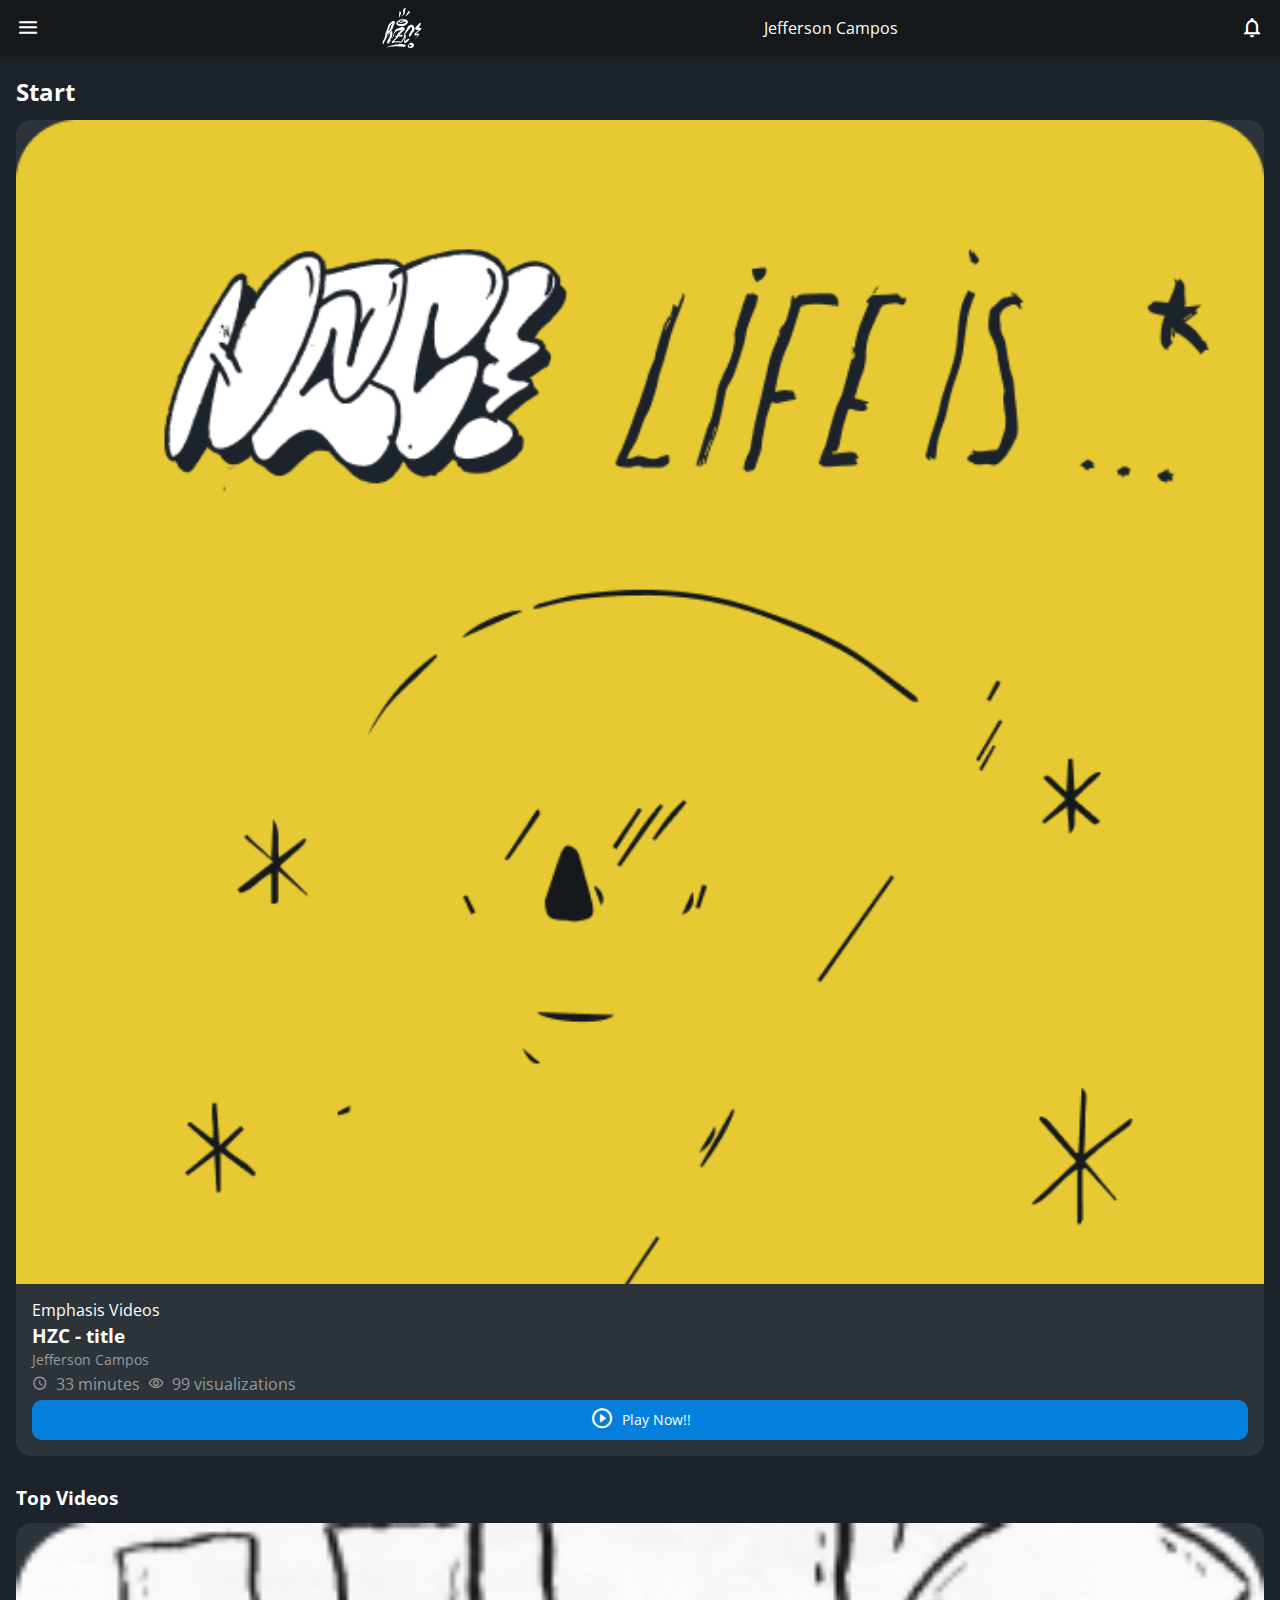
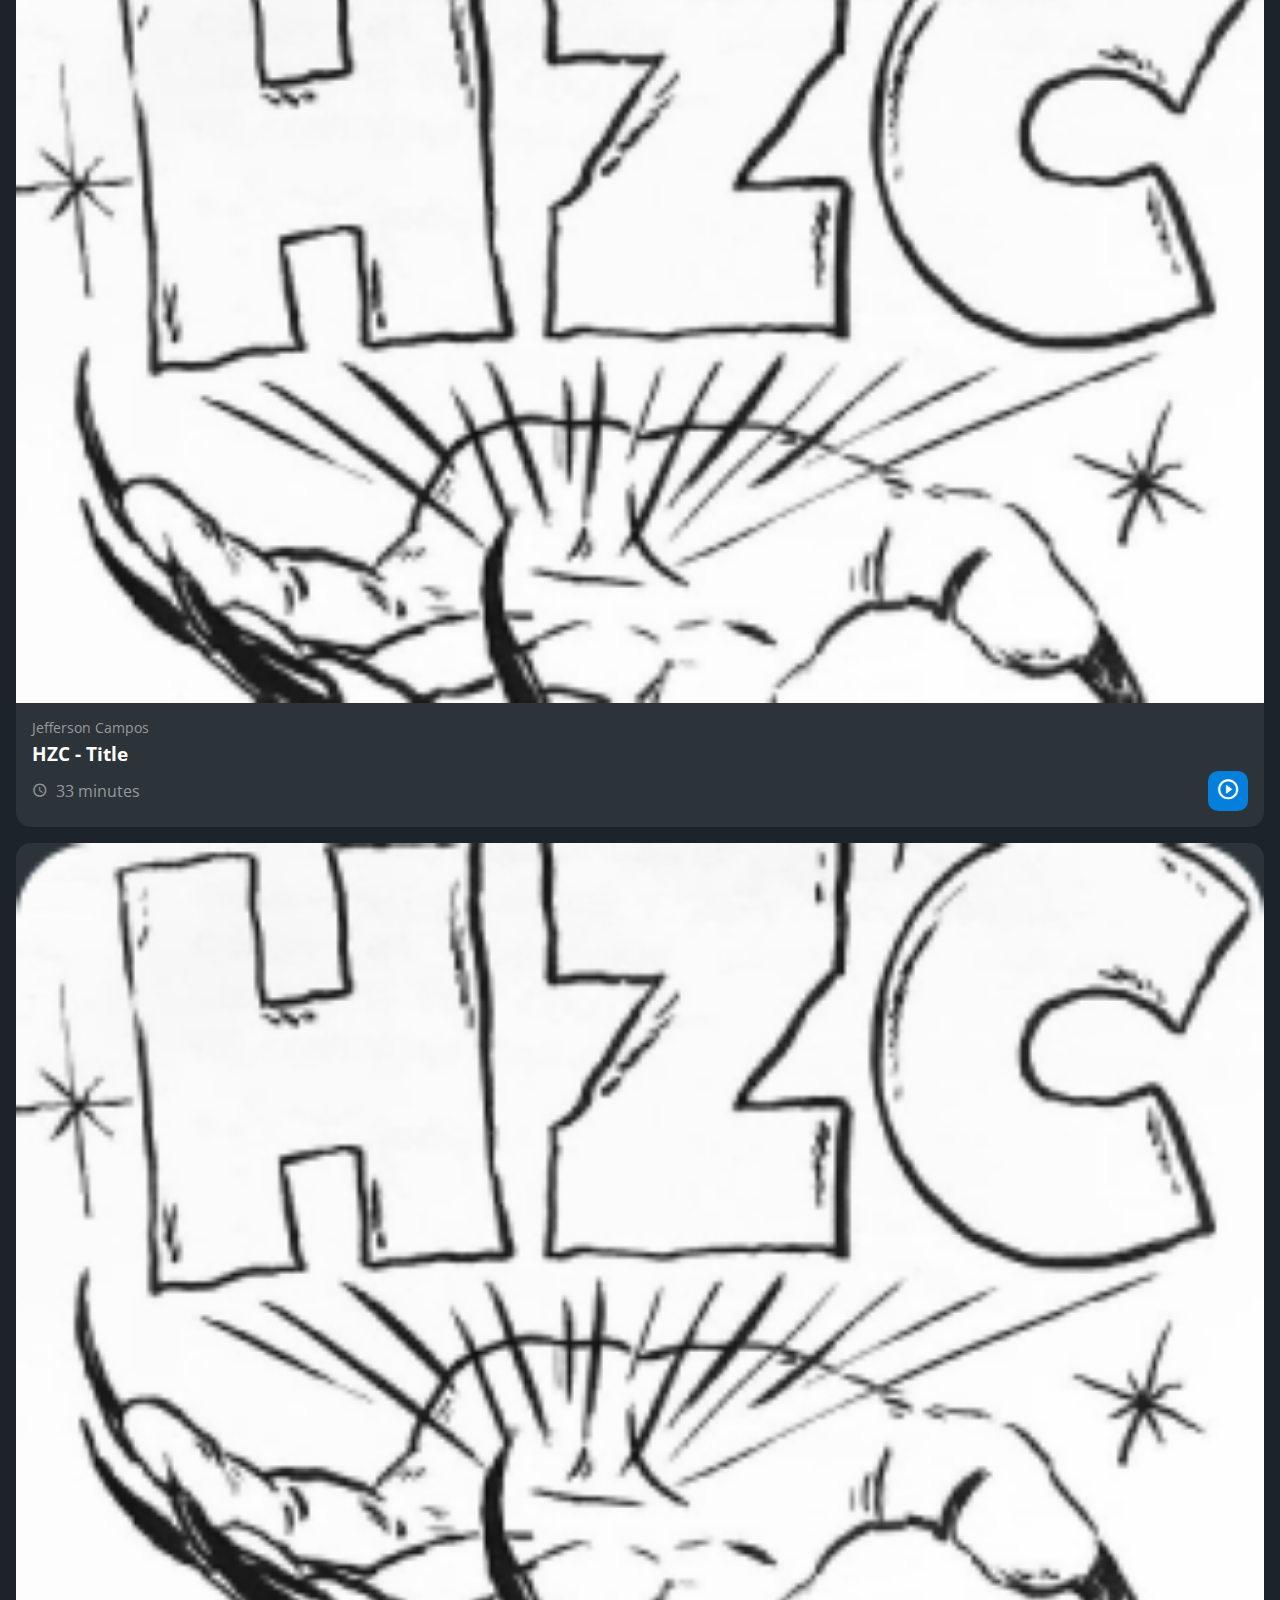
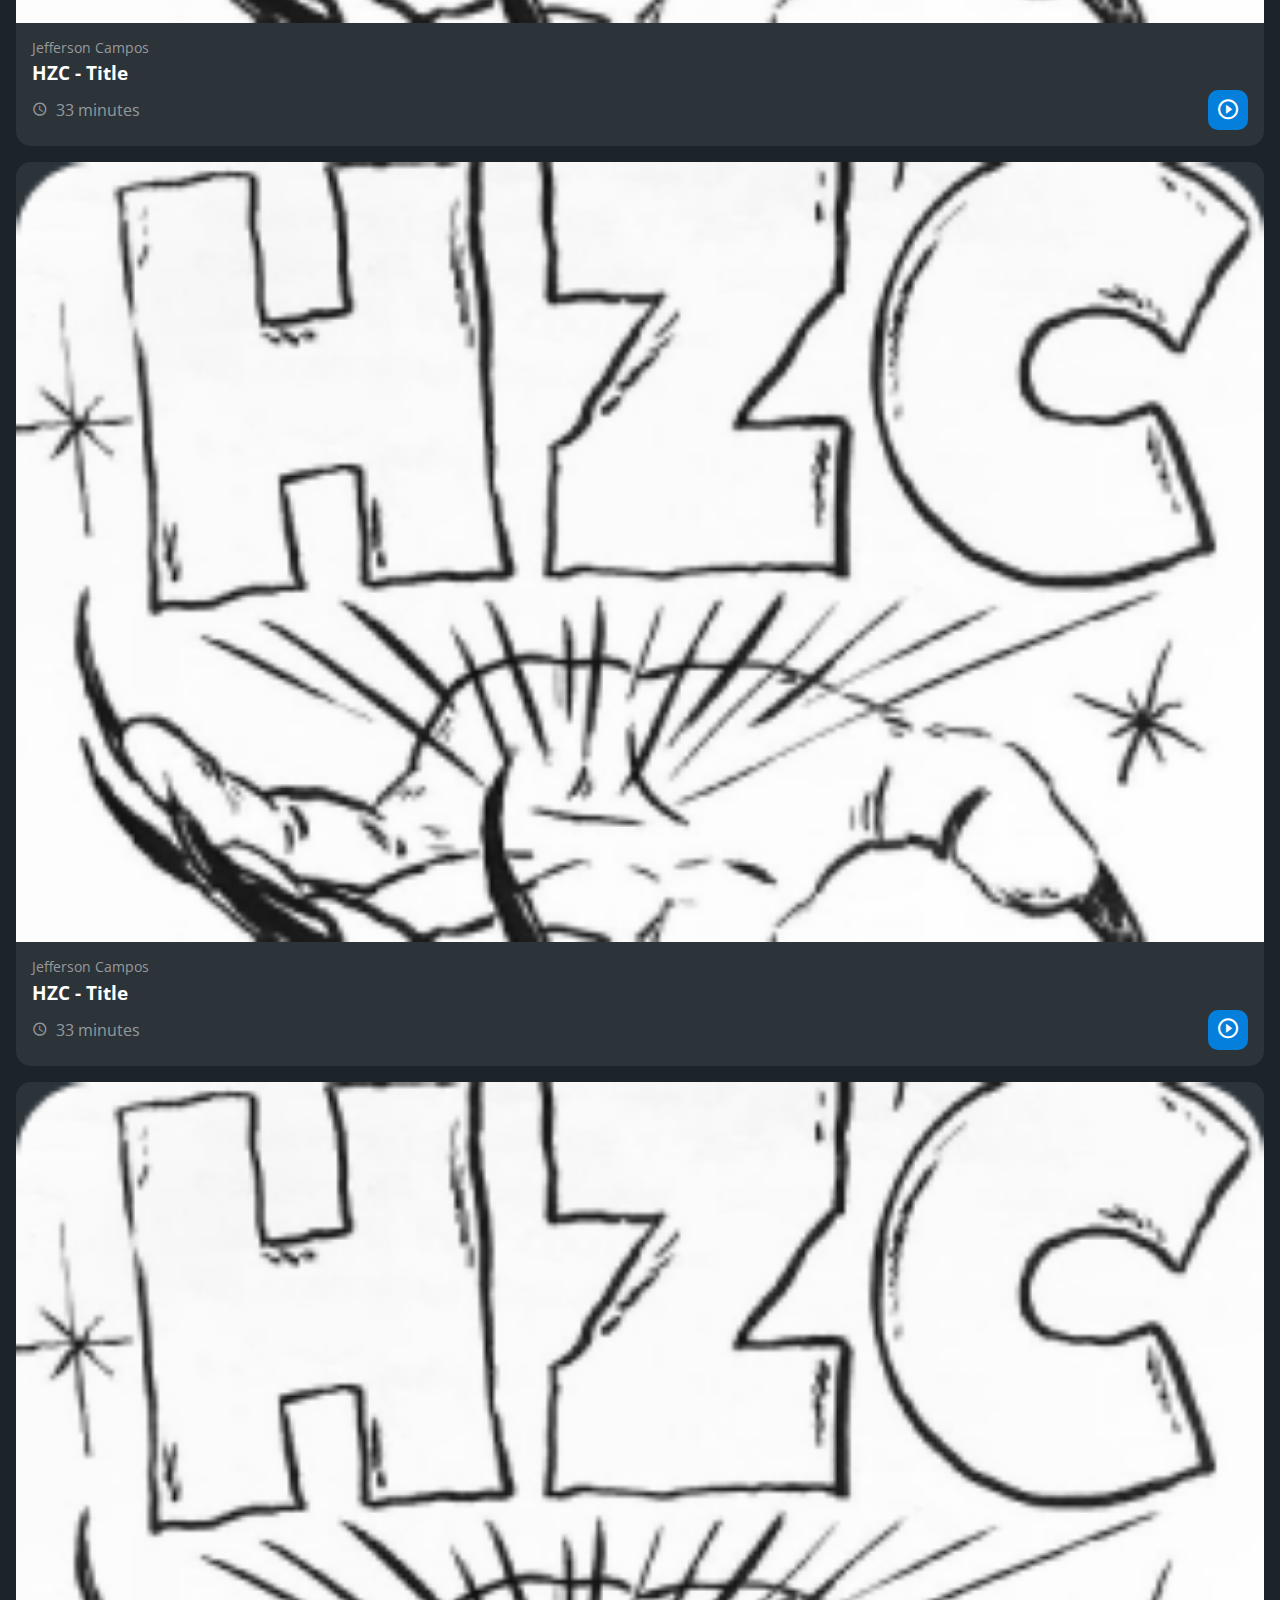
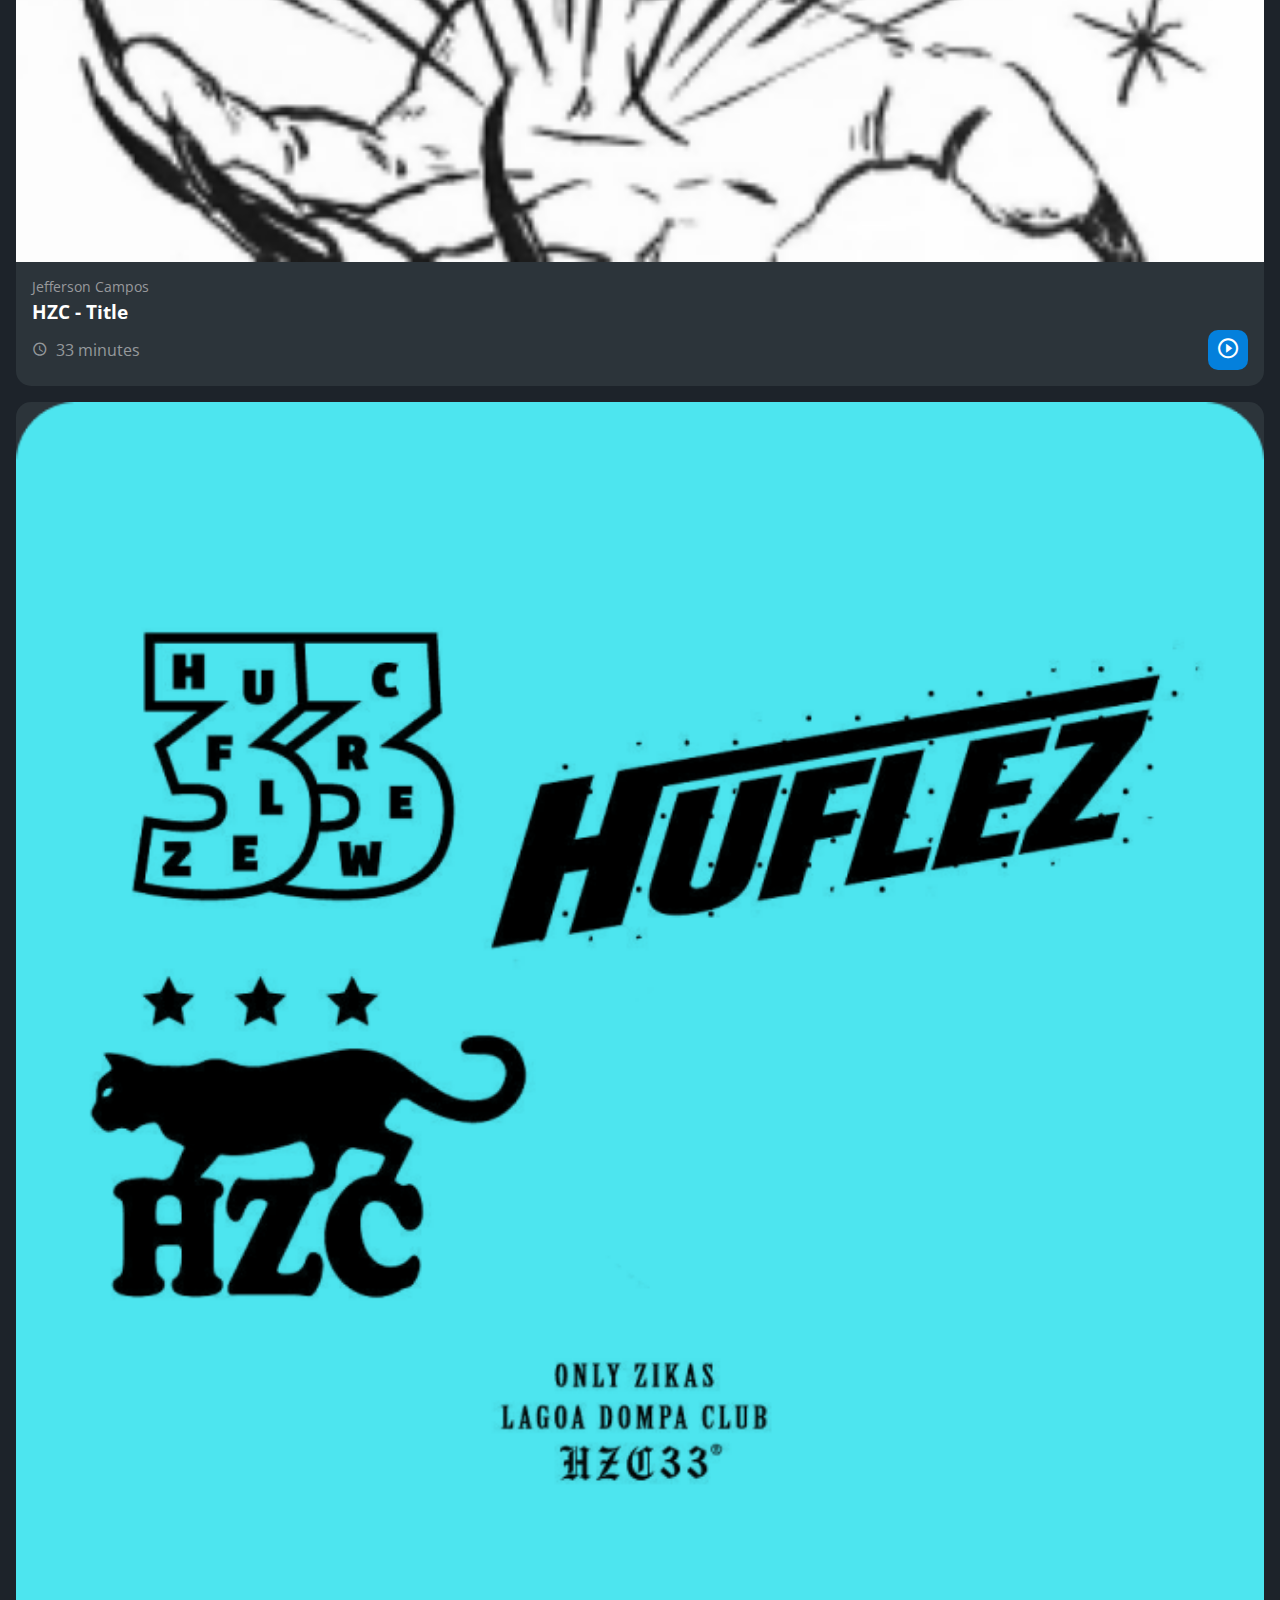
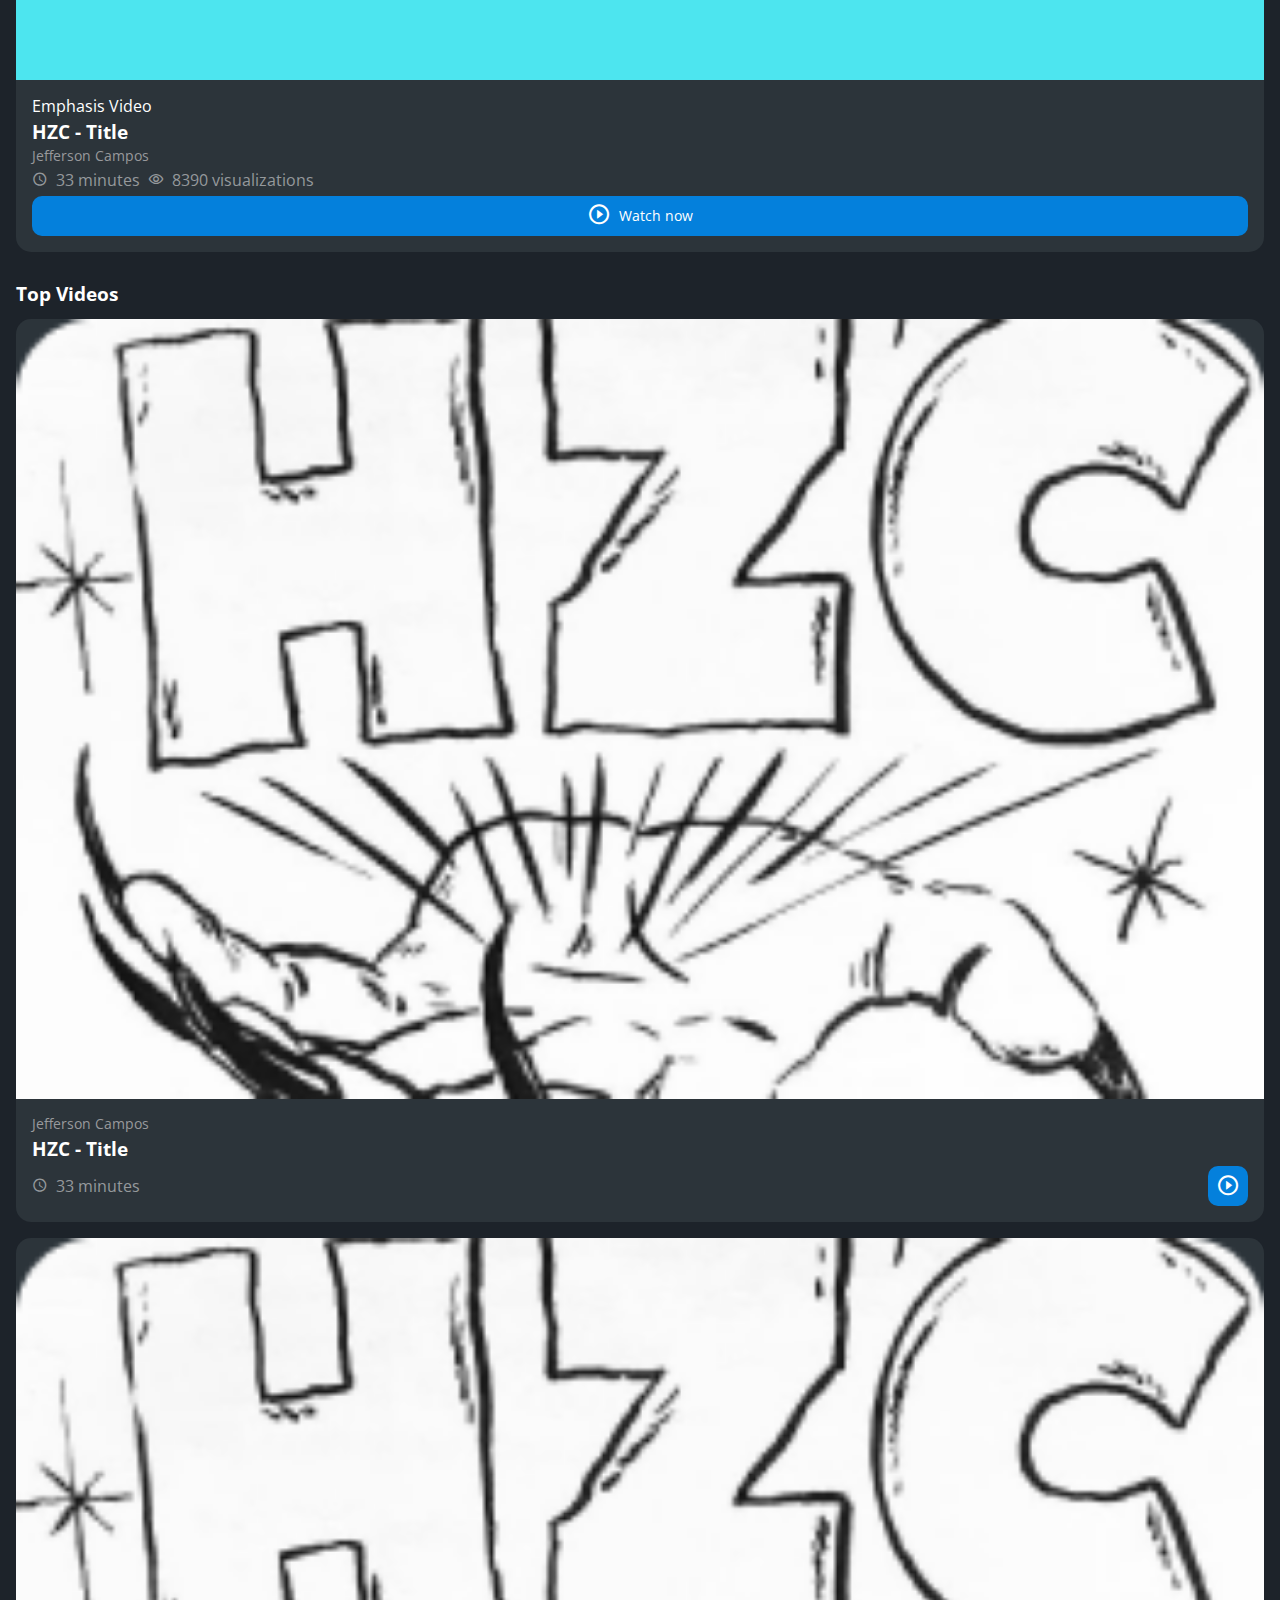
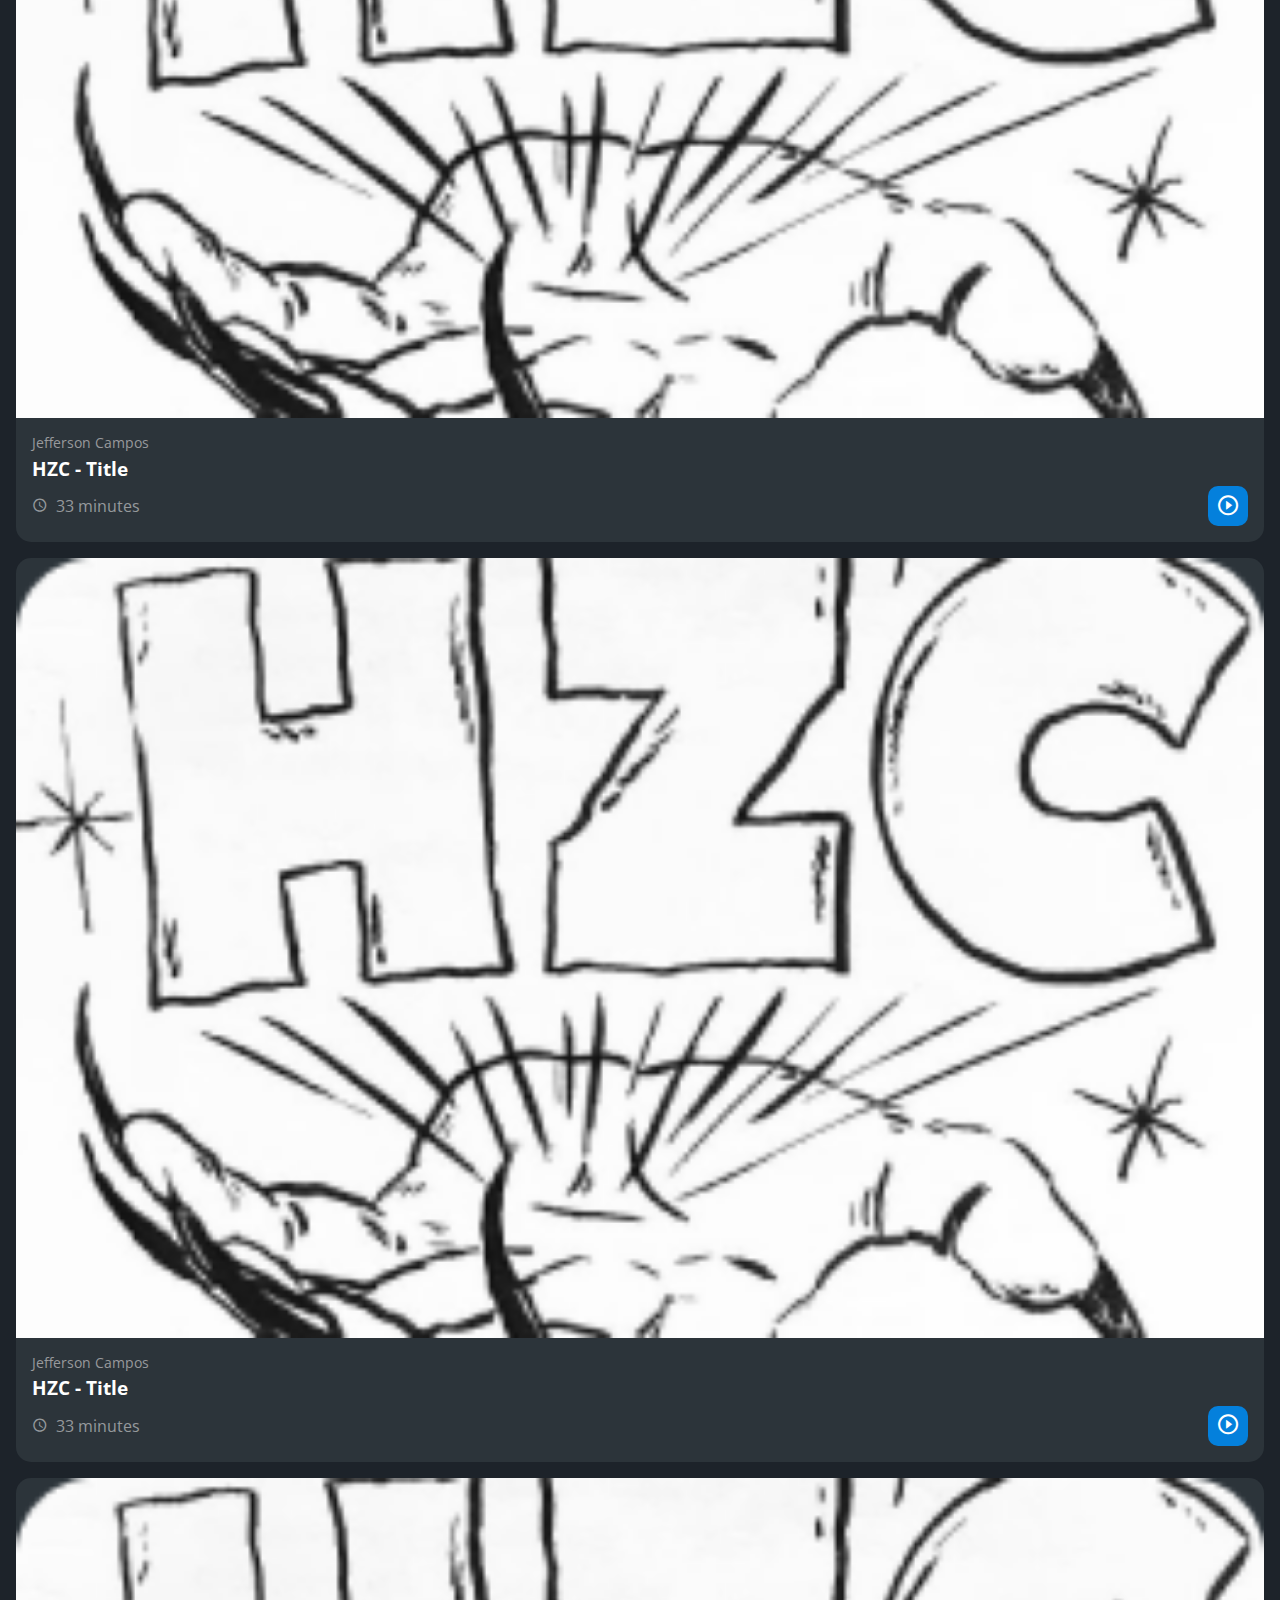
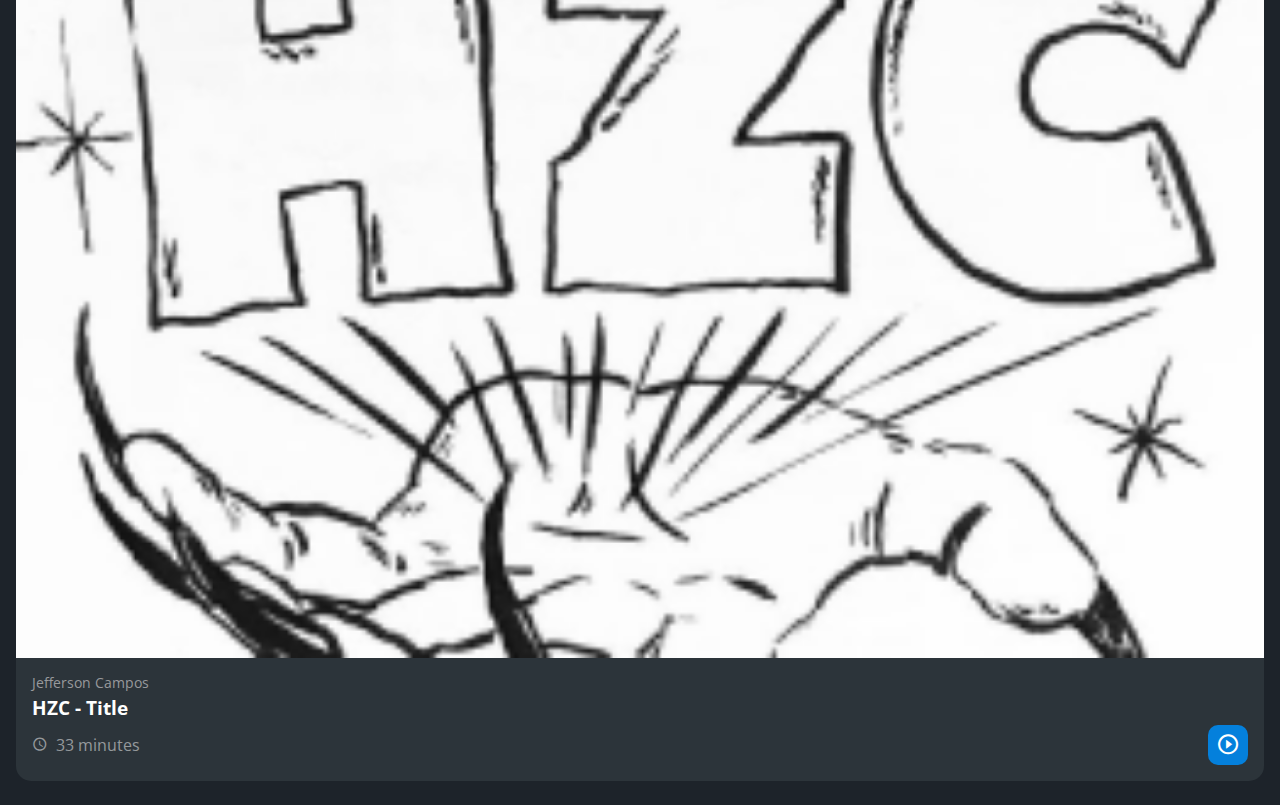
<file: index.html>
<!DOCTYPE html>
<html lang="pt-br">
  <head>
	<!-- JUST FOR DEV PURPOSE - node livereload -->
	<script>document.write('<script src="http://' + (location.host || 'localhost').split(':')[0] + ':35729/livereload.js"></' + 'script>')</script>

	<meta charset="UTF-8">
	<meta http-equiv="X-UA-Compatible" content="IE=edge">
	<meta name="viewport" content="width=device-width, initial-scale=1.0">
	<title>HZC | Home</title>
	<link rel="preconnect" href="https://fonts.googleapis.com">
    <link rel="preconnect" href="https://fonts.gstatic.com" crossorigin>
	<link rel="stylesheet" href="assets/css/reset.css" />
    <link rel="stylesheet" href="https://fonts.googleapis.com/css2?family=Open+Sans:wght@400;600;700&display=swap">
	<link rel="stylesheet" href="assets/css/style.css" />
  </head>
  <body>
	<header class="header">
	  <button class="header__menu" aria-label="Menu"><i></i></button>
	  <img class="header__logo" alt="HZC's Logo" src="assets/img/logo.svg" />
      <p class="header__profile">Jefferson Campos</p>
	  <button class="header__notification"><i></i></button>
	</header>
	<nav class="lateral-menu">
      <img class="lateral-menu__logo" alt="HZC's Logo" src="assets/img/logo.svg" />
      <a href="#" class="lateral-menu__link lateral-menu__link--start lateral-menu__link--active">Start</a>
	  <a href="#" class="lateral-menu__link lateral-menu__link--videos">Videos</a>
	  <a href="#" class="lateral-menu__link lateral-menu__link--peaks">Peaks</a>
	  <a href="#" class="lateral-menu__link lateral-menu__link--members">Members</a>
	  <a href="#" class="lateral-menu__link lateral-menu__link--tshirts">T-Shirts</a>
	  <a href="#" class="lateral-menu__link lateral-menu__link--paints">Paints</a>
	</nav>
	<main class="main">
	  <h2 class="page-title">Start</h2>
      <article class="card card--emphasis video-emphasis">
		<img class="card__image card__image--mobile" alt="Card's Banner" src="assets/img/banner-mobile_1.png"/>
		<img class="card__image card__image--desktop" alt="Card's Banner" src="assets/img/banner_1.png"/>
		<div class="card__content">
          <p class="card__emphasis">Emphasis Videos</p>
          <h3 class="card__title">HZC - title</h3>
          <p class="card__profile">Jefferson Campos</p>
          <p class="card__info card__info--time">33 minutes</p>
          <p class="card__info card__info--visualization">99 visualizations</p>
          <button class="card__button card__button--play card__button--emphasis" aria-label="Watch now">Play Now!!</button>
		</div>
      </article>
      <article class="card card--recent video-recent">
          <h3 class="card__title">Recent Videos</h3>
          <a class="card__link" href="#">See all</a>
          <ul class="card__list">
              <li class="card__item">
                  <img class="card__item-thumbnail" src="assets/img/miniatura_1.png" alt="Thumbnail">
                  <h4 class="card__item-title">HZC - Love Machine</h4>
                  <p class="card__item-profile">Jefferson Campos</p>
              </li>
              <li class="card__item">
                  <img class="card__item-thumbnail" src="assets/img/miniatura_1.png" alt="Thumbnail">
                  <h4 class="card__item-title">HZC - Love Machine</h4>
                  <p class="card__item-profile">Jefferson Campos</p>
              </li>
              <li class="card__item">
                  <img class="card__item-thumbnail" src="assets/img/miniatura_1.png" alt="Thumbnail">
                  <h4 class="card__item-title">HZC - Love Machine</h4>
                  <p class="card__item-profile">Jefferson Campos</p>
              </li>
              <li class="card__item">
                  <img class="card__item-thumbnail" src="assets/img/miniatura_1.png" alt="Thumbnail">
                  <h4 class="card__item-title">HZC - Love Machine</h4>
                  <p class="card__item-profile">Jefferson Campos</p>
              </li>
              <li class="card__item">
                  <img class="card__item-thumbnail" src="assets/img/miniatura_1.png" alt="Thumbnail">
                  <h4 class="card__item-title">HZC - Love Machine</h4>
                  <p class="card__item-profile">Jefferson Campos</p>
              </li>
          </ul>
      </article>
      <section class="section video-section">
          <h3 class="section-title">Top Videos</h3>
          <article class="card">
              <img class="card__image" src="assets/img/video_1.png" alt="Vídeo">
              <div class="card__content">
                  <p class="card__profile">Jefferson Campos</p>
                  <h3 class="card__title">HZC - Title</h3>
                  <p class="card__info card__info--time">33 minutes</p>
                  <button class="card__button card__button--play"></button>
              </div>
          </article>
          <article class="card">
              <img class="card__image" src="assets/img/video_1.png" alt="Vídeo">
              <div class="card__content">
                  <p class="card__profile">Jefferson Campos</p>
                  <h3 class="card__title">HZC - Title</h3>
                  <p class="card__info card__info--time">33 minutes</p>
                  <button class="card__button card__button--play"></button>
              </div>
          </article>
          <article class="card">
              <img class="card__image" src="assets/img/video_1.png" alt="Vídeo">
              <div class="card__content">
                  <p class="card__profile">Jefferson Campos</p>
                  <h3 class="card__title">HZC - Title</h3>
                  <p class="card__info card__info--time">33 minutes</p>
                  <button class="card__button card__button--play"></button>
              </div>
          </article>
          <article class="card">
              <img class="card__image" src="assets/img/video_1.png" alt="Vídeo">
              <div class="card__content">
                  <p class="card__profile">Jefferson Campos</p>
                  <h3 class="card__title">HZC - Title</h3>
                  <p class="card__info card__info--time">33 minutes</p>
                  <button class="card__button card__button--play"></button>
              </div>
          </article>
      </section>
      <article class="card card--recent recent-products">
        <h3 class="card__title">Recent Videos</h3>
        <a class="card__link" href="#">See all</a>
        <ul class="card__list">
            <li class="card__item">
                <img class="card__item-thumbnail" src="assets/img/miniatura_1.png" alt="Thumbnail">
                <h4 class="card__item-title">HZC - Love machine</h4>
                <p class="card__item-profile">Jefferson Campos</p>
            </li>
            <li class="card__item">
                <img class="card__item-thumbnail" src="assets/img/miniatura_1.png" alt="Thumbnail">
                <h4 class="card__item-title">HZC - Love machine</h4>
                <p class="card__item-profile">Jefferson Campos</p>
            </li>
            <li class="card__item">
                <img class="card__item-thumbnail" src="assets/img/miniatura_1.png" alt="Thumbnail">
                <h4 class="card__item-title">HZC - Love machine</h4>
                <p class="card__item-profile">Jefferson Campos</p>
            </li>
            <li class="card__item">
                <img class="card__item-thumbnail" src="assets/img/miniatura_1.png" alt="Thumbnail">
                <h4 class="card__item-title">HZC - Love machine</h4>
                <p class="card__item-profile">Jefferson Campos</p>
            </li>
            <li class="card__item">
                <img class="card__item-thumbnail" src="assets/img/miniatura_1.png" alt="Thumbnail">
                <h4 class="card__item-title">HZC - Love machine</h4>
                <p class="card__item-profile">Jefferson Campos</p>
            </li>
        </ul>
      </article>
      <article class="card card--emphasis product-emphasis">
          <img class="card__image card__image--mobile" src="assets/img/banner-mobile_2.png" alt="Card's banner">
          <img class="card__image card__image--desktop" src="assets/img/banner_2.png" alt="Card's banner">
          <div class="card__content">
              <p class="card__emphasis">Emphasis Video</p>
              <h3 class="card__title">HZC - Title</h3>
              <p class="card__profile">Jefferson Campos</p>
              <p class="card__info card__info--time">33 minutes</p>
              <span class="p card__info card__info--visualization">8390 visualizations</span>
              <button class="card__button card__button--play card__button--emphasis">Watch now</button>
          </div>
      </article>
      <section class="section product-section">
          <h3 class="section-title">Top Videos</h3>
          <article class="card">
              <img class="card__image" src="assets/img/video_1.png" alt="Video">
              <div class="card__content">
                  <p class="card__profile">Jefferson Campos</p>
                  <h3 class="card__title">HZC - Title</h3>
                  <p class="card__info card__info--time">33 minutes</p>
                  <button class="card__button card__button--play" aria-label="Watch now!!"></button>
              </div>
          </article>
          <article class="card">
              <img class="card__image" src="assets/img/video_1.png" alt="Video">
              <div class="card__content">
                  <p class="card__profile">Jefferson Campos</p>
                  <h3 class="card__title">HZC - Title</h3>
                  <p class="card__info card__info--time">33 minutes</p>
                  <button class="card__button card__button--play" aria-label="Watch now!!"></button>
              </div>
          </article>
          <article class="card">
              <img class="card__image" src="assets/img/video_1.png" alt="Video">
              <div class="card__content">
                  <p class="card__profile">Jefferson Campos</p>
                  <h3 class="card__title">HZC - Title</h3>
                  <p class="card__info card__info--time">33 minutes</p>
                  <button class="card__button card__button--play" aria-label="Watch now!!"></button>
              </div>
          </article>
          <article class="card">
              <img class="card__image" src="assets/img/video_1.png" alt="Video">
              <div class="card__content">
                  <p class="card__profile">Jefferson Campos</p>
                  <h3 class="card__title">HZC - Title</h3>
                  <p class="card__info card__info--time">33 minutes</p>
                  <button class="card__button card__button--play" aria-label="Watch now!!"></button>
              </div>
          </article>
     </section>
	</main>
	<script src="assets/js/index.js"></script>
  </body>
</html>
</file>
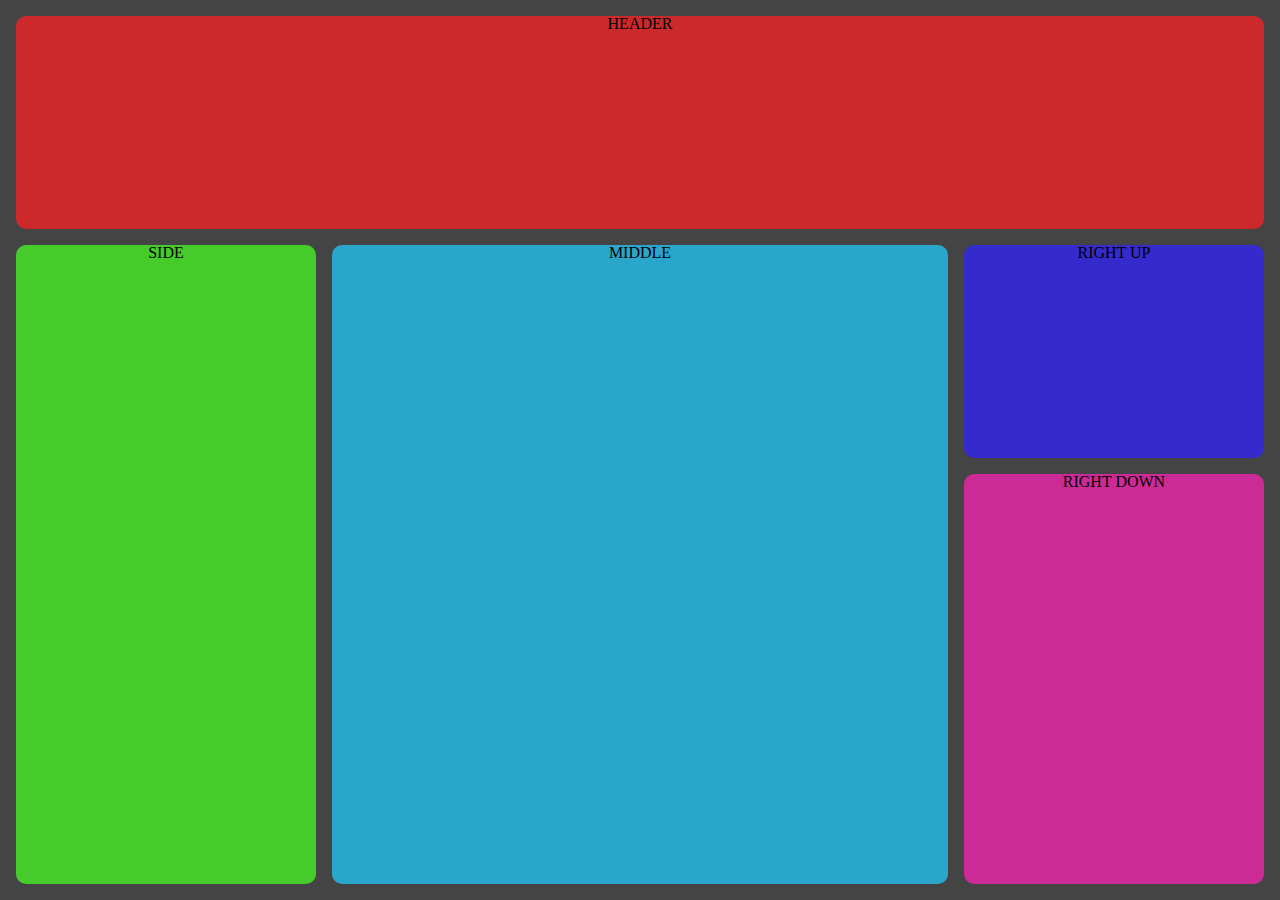
<file: grid.html>
<!DOCTYPE html>
<html>
  <head>
	<!-- JUST FOR DEV PURPOSE - node livereload -->
	<script>document.write('<script src="http://' + (location.host || 'localhost').split(':')[0] + ':35729/livereload.js"></' + 'script>')</script>

	<meta charset="UTF-8">
	<meta http-equiv="X-UA-Compatible" content="IE=edge">
	<meta name="viewport" content="width=device-width, initial-scale=1.0">

	<title>Exercise 03.07 - Grid Challenge</title>
	<link rel="stylesheet" href="assets/css/reset.css" />
	<link rel="stylesheet" href="assets/css/grid.css" />
  </head>
  <body class="body">
	<header class="header"><div class="text-center">HEADER</div></header>
	<nav class="side"><div class="text-center">SIDE</div></nav>
	<section class="middle"><div class="text-center">MIDDLE</div></section>
	<section class="right__up"><div class="text-center">RIGHT UP</div></section>
	<section class="right__down"><div class="text-center">RIGHT DOWN</div></section>
  </body>
</html>
</file>
<file: assets/css/style.css>
@font-face {
    font-family: 'icons';
    src: url(../font/icones.ttf);
}

body {
	background-color: #1D232A;
	font-family: 'Open Sans', 'icons', sans-serif;
	color: #FFFFFF;
}

.header {
	display: flex;
	justify-content: space-between;
	align-items: center;
	background-color: #15191C;
	padding: 8px 16px;
	box-shadow: 0px 4px 4px rgba(0, 0, 0, 0.16);
}

.header__menu i::before {
	content: '\e904';
	font-size: 24px;
}

.header__notification i::before {
	content: '\e906';
	font-size: 24px;
}

.header__logo {
	width: 40px;
	
}

.header__perfil {
	/* display: none; TODO implement it! */
}

.lateral-menu {
	display: flex;
	flex-direction: column;
	background-color: #15191C;
	width: 75vw;
	height: 100vh;
	position: absolute;
	left: -100vw;
	transition: .25s;
	/*z-index: 99;*/
}

.lateral-menu--active {
	left: 0;
	transition: .25s;
}

.lateral-menu__logo {
	width: 118px;
	align-self: center;
	padding: 16px;
}

.lateral-menu__link {
	height: 64px;
	color: #95999C;
	padding-left: 64px;
	display: flex;
	align-items: center;
}

.lateral-menu__link--active {
	color: #FFFFFF;
	padding-left: 56px;
	border-left: 8px solid #FFFFFF;
}

.lateral-menu__link::before {
	content: "\e900";
	width: 24px;
	height: 24px;
	font-size: 24px;
	position: absolute;
	left: 24px;
}

.lateral-menu__link--start::before {
	content: '\e902';
	color: red;
}

.lateral-menu__link--videos::before {
	content: '\e90e';
	color: orange;
}

.lateral-menu__link--peaks::before {
	content: '\e909';
	color: green;
}

.lateral-menu__link--members:before {
	content: '\e903';
	color: blue;
}

.lateral-menu__link--tshirts::before {
	content: '\e900';
	color: purple;
}

.lateral-menu__link--paints::before {
	content: '\e90a';
	color: yellow;
}

/* TODO implement it! */
.emphasis--video {
	background-color: red;		/* FIXME testing... */
}

.main {
	padding: 24px 16px;
	display: grid;
	gap: 16px;
}

.page-title {
	font-size: 1.5rem;
	font-weight: 700;
}

.card {
	width: 100%;
	border-radius: 15px;
	overflow: hidden;
	background-color: #2C343A;
}

.card--emphasis {
	margin-bottom: 16px;
}

.card__emphasis {
	grid-column: span 2;
}

.card__content {
	padding: 16px;
	display: grid;
	grid-template-columns: auto 1fr;
	gap: 8px;
}

.card__title {
	font-size: 1.2rem;
	font-weight: 700;
	grid-column: span 2;
}

.card__profile {
	color: #98999C;
	font-size: 0.9rem;
	grid-column: span 2;
}

/* TODO implement it! */
.card__image {
	/* background-color: yellow;	/\* FIXME testing... *\/ */
}

/* TODO implement */
.card__image--mobile {
	/* background-color: white;	/\* FIXME testing... *\/ */
}

.card__image--desktop {
	/* background-color: orange;	/\* FIXME testing... *\/ */
	display: none;
}

.card__info {
	display: flex;
	align-items: center;
	color: #95999C;
}

.card__info--time::before {
	content: '\e90c';
	margin-right: 8px;
}

.card__info--visualization::before {
	content: '\e90f';
	margin-right: 8px;
}

.card__button {
	display: flex;
	justify-content: center;
	align-items: center;
	background-color: #0480DC;
	width: 40px;
	height: 40px;
	border-radius: 10px;
	font-size: 0.9rem;
	justify-self: flex-end;
}

.card__button--play::before {
	content: '\e90b';
	font-size: 24px;
}

.card__button--emphasis {
	width: 100%;
	grid-column: span 2;
}

.card__button--emphasis::before {
	margin-right: 8px;
}

.card--recent {
    display: none;
}

.section {
    display: grid;
    gap: 16px;
}

.section-title {
    font-size: 1.2rem;
    font-weight: 700;
}

@media screen and (min-width: 1440px) {
    body {
        display: grid;
        grid-template-columns: auto 1fr;
    }

    .header {
        background-color: #1D232A;
        display: grid;
        column-gap: 32px;
        grid-template-columns: 1fr auto;
        padding: 16px 60px;
        height: 80px;
        box-sizing: border-box;
        grid-column: 2;
    }

    .header__menu {
        display: none;
    }

    .header__logo {
        display: none;
    }

    .header__profile {
        display: grid;
        grid-template-columns: repeat(3, auto);
        column-gap: 8px;
        align-items: center;
        justify-self: flex-end;
        color: #95999C;
        padding: 8px; 32px;
        border-right: 1px solid #95999C;
    }

    .header__profile::before {
        content: '';
        display: block;
        width: 32px;
        height: 32px;
        background-image: url(../img/profile_2.png);
        background-size: contain;
        background-repeat: no-repeat;
        background-position: center;
    }

    .header__profile::after {
        content: '\e90d';
        color: #FFFFFF;
        font-size: 1.5rem;
    }

    .lateral-menu {
        position: static; /* alternative: default */
        width: 200px;
        grid-column: 1;
        grid-row: 1 / span 2;

    }

    .main {
        display: grid;
        grid-template-columns: auto 1fr auto;
        grid-template-areas:
            "page-title page-title page-title"
            "video-emphasis video-emphasis video-recent"
            "video-section video-section video-section"
            "recent-products product-emphasis product-emphasis"
            "product-section product-section product-section";
        column-gap: 32px;
        padding: 16px 60px;
        grid-column: 2;
    }

    .card--emphasis {
        margin-bottom: 0;
    }

    .card__image--mobile {
        display: none;
    }

    .card__image--desktop {
        display: block;
    }

    .card__button--emphasis {
        grid-column: auto;
        padding: 16px 8px;
    }

    .card--recent {
        display: grid;
        grid-template-columns: auto auto;
        align-items: center;
        row-gap: 24px;
        width: 256px;
        padding: 16px;
        box-sizing: border-box;
        align-self: flex-start;
    }

    .card--recent .card__title {
        grid-column: auto;
    }

    .card__link {
        font-size: 0.8rem;
        font-weight: 600;
        color: #0480DC;
        justify-self: flex-end;
    }

    .card__list {
        display: grid;
        row-gap: 16px;
        grid-column: span 2;
    }

    .card__item {
        display: grid;
        grid-template-columns: auto 1fr;
        gap: 8px;
    }

    .card__item-thumbnail {
        width: 32px; 
        grid-row: span 2;
    }

    .card__item-title {
        font-size: 0.9rem;
        line-height: 1.2rem;
        font-weight: 700;
    }

    .card__item-profile {
        font-size: 0.8rem;
        color: #95999C;
    }

    .section-title {
        grid-column: span 4;
    }

    .section {
        grid-template-columns: repeat(4, 1fr);
    }

    .video-emphasis {
        grid-area: video-emphasis;
    }

    .video-recent {
        grid-area: video-recent;
    }

    .video-section {
        grid-area: video-section;
    }

    .product-emphasis {
        grid-area: product-emphasis;
    }

    .recent-products {
        grid-area: recent-products;
    }

    .product-section {
        grid-area: product-section;
    }
}
</file>
<file: assets/css/grid.css>
* {
	margin: 0;
	padding: 0;
	box-sizing: border-box;
}

.body {
	background-color: #444444;
	padding: 8px;
	width: 100vw;
	height: 100vh;

	display: grid;
	grid-template-columns: 1fr 1fr 1fr 1fr;
	grid-template-rows: 1fr 1fr 1fr 1fr
	gap: 8px;
}

.header {
	background-color: #CC2a2a;
	border-radius: 10px;
	min-width: 50px;
	min-heght: 50px;
	margin: 8px;

	grid-column: span 4;
}

.side {
	background-color: #45CC2A;
	border-radius: 10px;
	min-width: 50px;
	min-heght: 50px;
	margin: 8px;

	grid-row: span 3;
	/* justify-self: flex-end; */
}

.middle {
	background-color: #2AA6CC;
	border-radius: 10px;
	min-width: 50px;
	min-heght: 50px;
	margin: 8px;

	grid-column: span 2;
	grid-row: span 3;
}

.right__up {
	background-color: #352ACC;
	border-radius: 10px;
	min-width: 50px;
	min-heght: 50px;
	margin: 8px;

	grid-column: span 1;
	grid-row: span 1;
}

.right__down {
	background-color: #CC2A96;
	border-radius: 10px;
	min-width: 50px;
	min-heght: 50px;
	margin: 8px;

	grid-row: span 2;
}


.text-center {
	display: flex;
	flex-direction: column;
	justify-content: center;
	align-items: center;
}
</file>
